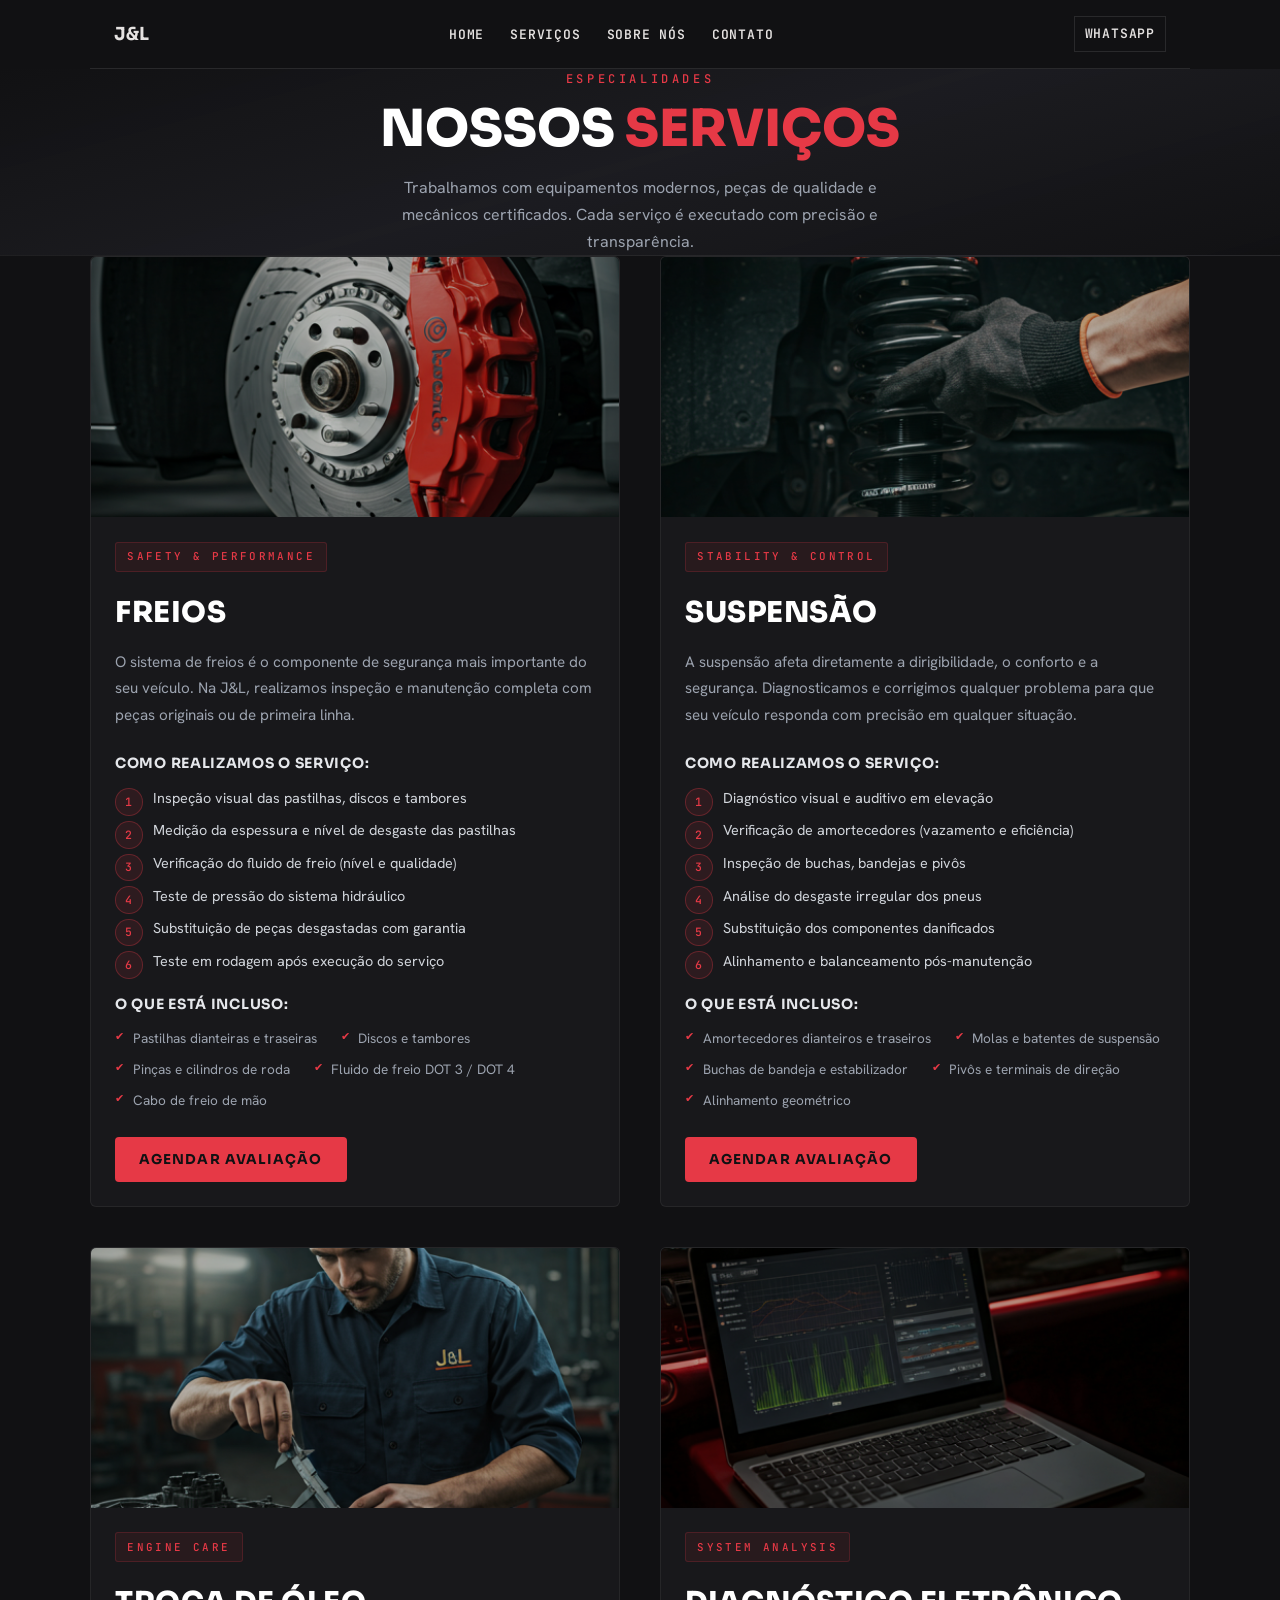
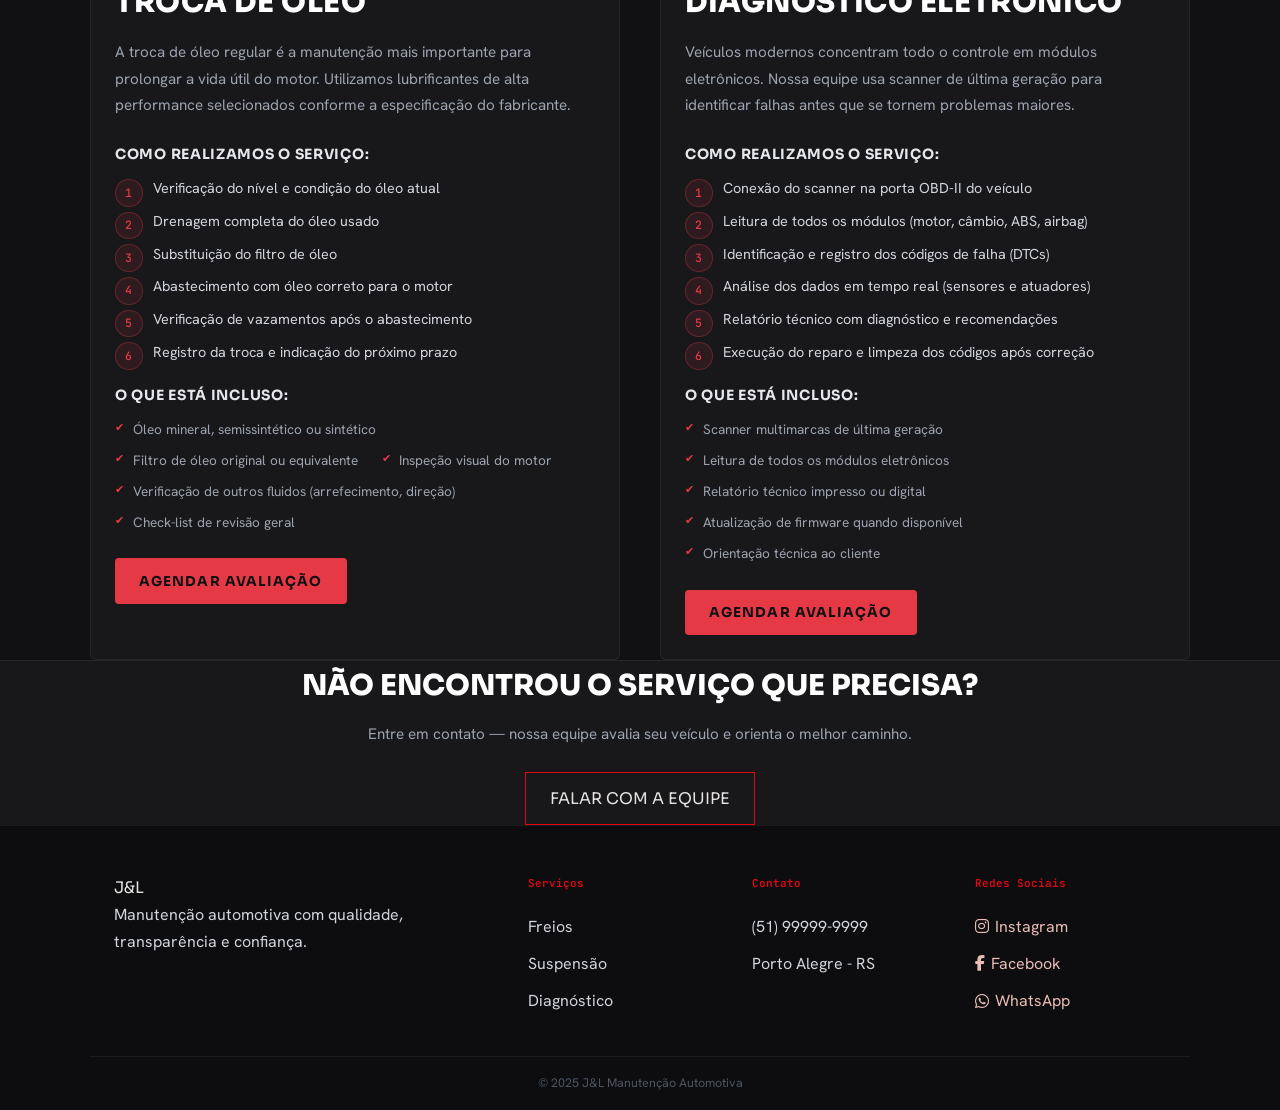
<file: servicos.html>
<!DOCTYPE html>
<html lang="pt-br">

<head>
  <meta charset="UTF-8" />
  <meta name="viewport" content="width=device-width, initial-scale=1.0" />
  <meta name="description"
    content="Serviços da J&L Mecânica Automotiva — freios, suspensão, troca de óleo e diagnóstico eletrônico." />
  <link rel="stylesheet" href="vendors/css/normalize.css" />
  <link rel="stylesheet" href="resources/css/index.css" />
  <link rel="stylesheet" href="resources/css/headerFouter.css" />
  <link rel="stylesheet" href="resources/css/servicos.css" />
  <link rel="preconnect" href="https://fonts.googleapis.com" />
  <link rel="stylesheet" href="https://cdnjs.cloudflare.com/ajax/libs/font-awesome/6.7.2/css/all.min.css">
  <link rel="preconnect" href="https://fonts.gstatic.com" crossorigin />
  <link
    href="https://fonts.googleapis.com/css2?family=Sora:wght@400;600;700;800&family=Hanken+Grotesk:wght@400;500;600&family=JetBrains+Mono:wght@500&display=swap"
    rel="stylesheet" />
  <title>Serviços — J&L Mecânica Automotiva</title>
</head>

<body class="pg-servicos">

  <!-- NAV -->
  <nav class="main-nav">
    <div>
      <p class="h1">J&L</p>
    </div>

    <button class="menu-toggle" aria-label="Abrir menu">
      <span class="bar"></span>
      <span class="bar"></span>
      <span class="bar"></span>
    </button>

    <ul class="nav-links">
      <li><a href="index.html">Home</a></li>
      <li><a href="#services">Serviços</a></li>
      <li><a href="index.html#about">Sobre Nós</a></li>
      <li><a href="index.html#contact">Contato</a></li>
    </ul>

    <div class="nav-btn-container">
      <a href="https://wa.me/55999999999" class="btn">Whatsapp</a>
    </div>
  </nav>


  <!-- HERO -->
  <header class="svc-hero">
    <div class="svc-hero-inner">
      <p class="svc-eyebrow">ESPECIALIDADES</p>
      <h1>Nossos <span>Serviços</span></h1>
      <p class="svc-hero-desc">
        Trabalhamos com equipamentos modernos, peças de qualidade e mecânicos
        certificados. Cada serviço é executado com precisão e transparência.
      </p>
    </div>
  </header>

  <!-- SERVIÇOS -->
  <main class="svc-main">

    <!-- FREIOS -->
    <article class="svc-card" id="freios">
      <figure class="svc-img-wrap">
        <img src="resources/css/img/brakes.png" alt="Sistema de freios — disco ventilado com pinça esportiva"
          loading="lazy" />
      </figure>
      <div class="svc-conteudo">
        <span class="svc-tag">SAFETY &amp; PERFORMANCE</span>
        <h2>Freios</h2>
        <p class="svc-intro">
          O sistema de freios é o componente de segurança mais importante do seu
          veículo. Na J&amp;L, realizamos inspeção e manutenção completa com
          peças originais ou de primeira linha.
        </p>
        <h3 class="svc-lista-titulo">Como realizamos o serviço:</h3>
        <ol class="svc-lista-ord">
          <li>Inspeção visual das pastilhas, discos e tambores</li>
          <li>Medição da espessura e nível de desgaste das pastilhas</li>
          <li>Verificação do fluido de freio (nível e qualidade)</li>
          <li>Teste de pressão do sistema hidráulico</li>
          <li>Substituição de peças desgastadas com garantia</li>
          <li>Teste em rodagem após execução do serviço</li>
        </ol>
        <h3 class="svc-lista-titulo">O que está incluso:</h3>
        <ul class="svc-lista-nao-ord">
          <li>Pastilhas dianteiras e traseiras</li>
          <li>Discos e tambores</li>
          <li>Pinças e cilindros de roda</li>
          <li>Fluido de freio DOT 3 / DOT 4</li>
          <li>Cabo de freio de mão</li>
        </ul>
        <a href="index.html#contact" class="svc-btn">Agendar avaliação</a>
      </div>
    </article>

    <!-- SUSPENSÃO -->
    <article class="svc-card svc-card--invertido" id="suspensao">
      <figure class="svc-img-wrap">
        <img src="resources/css/img/suspension.png" alt="Amortecedor e mola de suspensão sendo instalados"
          loading="lazy" />
      </figure>
      <div class="svc-conteudo">
        <span class="svc-tag">STABILITY &amp; CONTROL</span>
        <h2>Suspensão</h2>
        <p class="svc-intro">
          A suspensão afeta diretamente a dirigibilidade, o conforto e a
          segurança. Diagnosticamos e corrigimos qualquer problema para que seu
          veículo responda com precisão em qualquer situação.
        </p>
        <h3 class="svc-lista-titulo">Como realizamos o serviço:</h3>
        <ol class="svc-lista-ord">
          <li>Diagnóstico visual e auditivo em elevação</li>
          <li>Verificação de amortecedores (vazamento e eficiência)</li>
          <li>Inspeção de buchas, bandejas e pivôs</li>
          <li>Análise do desgaste irregular dos pneus</li>
          <li>Substituição dos componentes danificados</li>
          <li>Alinhamento e balanceamento pós-manutenção</li>
        </ol>
        <h3 class="svc-lista-titulo">O que está incluso:</h3>
        <ul class="svc-lista-nao-ord">
          <li>Amortecedores dianteiros e traseiros</li>
          <li>Molas e batentes de suspensão</li>
          <li>Buchas de bandeja e estabilizador</li>
          <li>Pivôs e terminais de direção</li>
          <li>Alinhamento geométrico</li>
        </ul>
        <a href="index.html#contact" class="svc-btn">Agendar avaliação</a>
      </div>
    </article>

    <!-- TROCA DE ÓLEO -->
    <article class="svc-card" id="oleo">
      <figure class="svc-img-wrap">
        <img src="resources/css/img/mecanic.png" alt="Mecânico J&L realizando troca de óleo e filtros" loading="lazy" />
      </figure>
      <div class="svc-conteudo">
        <span class="svc-tag">ENGINE CARE</span>
        <h2>Troca de Óleo</h2>
        <p class="svc-intro">
          A troca de óleo regular é a manutenção mais importante para prolongar
          a vida útil do motor. Utilizamos lubrificantes de alta performance
          selecionados conforme a especificação do fabricante.
        </p>
        <h3 class="svc-lista-titulo">Como realizamos o serviço:</h3>
        <ol class="svc-lista-ord">
          <li>Verificação do nível e condição do óleo atual</li>
          <li>Drenagem completa do óleo usado</li>
          <li>Substituição do filtro de óleo</li>
          <li>Abastecimento com óleo correto para o motor</li>
          <li>Verificação de vazamentos após o abastecimento</li>
          <li>Registro da troca e indicação do próximo prazo</li>
        </ol>
        <h3 class="svc-lista-titulo">O que está incluso:</h3>
        <ul class="svc-lista-nao-ord">
          <li>Óleo mineral, semissintético ou sintético</li>
          <li>Filtro de óleo original ou equivalente</li>
          <li>Inspeção visual do motor</li>
          <li>Verificação de outros fluidos (arrefecimento, direção)</li>
          <li>Check-list de revisão geral</li>
        </ul>
        <a href="index.html#contact" class="svc-btn">Agendar avaliação</a>
      </div>
    </article>

    <!-- DIAGNÓSTICO ELETRÔNICO -->
    <article class="svc-card svc-card--invertido" id="diagnostico">
      <figure class="svc-img-wrap">
        <img src="resources/css/img/system.png" alt="Diagnóstico eletrônico com scanner automotivo conectado ao veículo"
          loading="lazy" />
      </figure>
      <div class="svc-conteudo">
        <span class="svc-tag">SYSTEM ANALYSIS</span>
        <h2>Diagnóstico Eletrônico</h2>
        <p class="svc-intro">
          Veículos modernos concentram todo o controle em módulos eletrônicos.
          Nossa equipe usa scanner de última geração para identificar falhas
          antes que se tornem problemas maiores.
        </p>
        <h3 class="svc-lista-titulo">Como realizamos o serviço:</h3>
        <ol class="svc-lista-ord">
          <li>Conexão do scanner na porta OBD-II do veículo</li>
          <li>Leitura de todos os módulos (motor, câmbio, ABS, airbag)</li>
          <li>Identificação e registro dos códigos de falha (DTCs)</li>
          <li>Análise dos dados em tempo real (sensores e atuadores)</li>
          <li>Relatório técnico com diagnóstico e recomendações</li>
          <li>Execução do reparo e limpeza dos códigos após correção</li>
        </ol>
        <h3 class="svc-lista-titulo">O que está incluso:</h3>
        <ul class="svc-lista-nao-ord">
          <li>Scanner multimarcas de última geração</li>
          <li>Leitura de todos os módulos eletrônicos</li>
          <li>Relatório técnico impresso ou digital</li>
          <li>Atualização de firmware quando disponível</li>
          <li>Orientação técnica ao cliente</li>
        </ul>
        <a href="index.html#contact" class="svc-btn">Agendar avaliação</a>
      </div>
    </article>

  </main>

  <!-- CTA -->
  <section class="svc-cta">
    <div class="svc-cta-inner">
      <h2>Não encontrou o serviço que precisa?</h2>
      <p>Entre em contato — nossa equipe avalia seu veículo e orienta o melhor caminho.</p>
      <a href="index.html#contact" class="btnred">FALAR COM A EQUIPE</a>
    </div>
  </section>

  <!-- FOOTER -->
     <footer>

        <div class="footer-content">

            <div>
                <p class="h3">J&L</p>

                <p>
                    Manutenção automotiva com qualidade, transparência e confiança.
                </p>
            </div>

            <div>
                <p class="h4">Serviços</p>

                <ul>
                    <li>Freios</li>
                    <li>Suspensão</li>
                    <li>Diagnóstico</li>
                </ul>
            </div>

            <div>
                <p class="h4">Contato</p>

                <ul>
                    <li>(51) 99999-9999</li>
                    <li>Porto Alegre - RS</li>
                </ul>
            </div>
            
            <div>
                <p class="h4">Redes Sociais</p>

                <ul class="social-links">
    <li>
        <a href="https://www.instagram.com/" target="_blank">
            <i class="fa-brands fa-instagram"></i>
            Instagram
        </a>
    </li>

    <li>
        <a href="https://www.facebook.com/" target="_blank">
            <i class="fa-brands fa-facebook-f"></i>
            Facebook
        </a>
    </li>

    <li>
        <a href="https://wa.me/55999999999" target="_blank">
            <i class="fa-brands fa-whatsapp"></i>
            WhatsApp
        </a>
    </li>
</ul>
            </div>

        </div>

        <div class="footer-bottom">
            © 2025 J&L Manutenção Automotiva
        </div>

    </footer>

  <script src="https://cdn.jsdelivr.net/npm/swiper@11/swiper-bundle.min.js"></script>

  <!-- Script de Configuração Modificado -->
  <script>
    const swiper = new Swiper('.features', {
      loop: true,
      spaceBetween: 40,      // Espaço entre as caixas
      speed: 1000,           // Tempo da animação de deslizar (1 segundo de transição suave)
      autoplay: {
        delay: 4000,       // Fica parado mostrando os 2 cards por 4 segundos antes de mudar
        disableOnInteraction: false,
      },
      breakpoints: {
        320: { slidesPerView: 1 },  // No celular: mostra 1 card por vez
        768: { slidesPerView: 2 },  // No tablet: mostra 2 cards por vez
        1024: { slidesPerView: 2 } // No computador: Fica fixo mostrando 2 cards por vez!
      }
    });

    // Script do Menu Hamburguer original
    const menuToggle = document.querySelector('.menu-toggle');
    const navLinks = document.querySelector('.nav-links');
    const navBtn = document.querySelector('.nav-btn-container');

    menuToggle.addEventListener('click', () => {
      menuToggle.classList.toggle('active');
      navLinks.classList.toggle('active');
      navBtn.classList.toggle('active');
    });

    document.querySelectorAll('.nav-links a').forEach(link => {
      link.addEventListener('click', () => {
        menuToggle.classList.remove('active');
        navLinks.classList.remove('active');
        navBtn.classList.remove('active');
      });
    });
  </script>

</body>

</html>
</file>
<file: resources/css/index.css>
/*****************************/
/****** CONFIGURAÇÕES ********/
/*****************************/

/* Reset básico do navegador */
* {
    margin: 0;
    padding: 0;
    box-sizing: border-box;
}

/* Configurações globais da página */
html {
    background-color: #615959;
    color: #E5E2E1;
    font-family: 'Hanken Grotesk', sans-serif;
    font-size: 16px;
    font-weight: 400;
    text-rendering: optimizeLegibility;
    scroll-behavior: smooth;
}

/* Classes usadas como títulos no lugar de h1-h6 */
.h1,
.h2,
.h3,
.h4,
.h5,
.h6,
.h1-raw {
    font-family: 'Sora', sans-serif;
    color: #E5E2E1;
}

/* Estilo base do corpo da página */
body {
    background-color: #0A0A0A;
    color: #E5E2E1;
    overflow-x: hidden;
    width: 100%;
}

/* Configuração padrão dos links */
a {
    text-decoration: none;
    color: inherit;
}

/* Remove marcadores das listas */
ul {
    list-style: none;
}

/* Ajuste padrão das imagens */
img {
    max-width: 100%;
    display: block;
}

/*****************************/
/******** VARIÁVEIS **********/
/*****************************/
/* Variáveis globais de cores, fontes e espaçamentos */
:root {
    --cor-fundo: #0A0A0A;
    --cor-card: #212121;
    --cor-card-hover: #1C1B1B;
    --cor-vermelha: #E30613;
    --cor-vermelha-clara: #FFB4AA;
    --cor-texto: #E5E2E1;
    --cor-texto-secundario: #E9BCB6;
    --cor-borda: rgba(255, 255, 255, 0.1);

    --esp-1: 8px;
    --esp-2: 16px;
    --esp-3: 24px;
    --esp-4: 48px;

    --fonte-titulo: 'Sora', sans-serif;
    --fonte-texto: 'Hanken Grotesk', sans-serif;
    --fonte-label: 'JetBrains Mono', monospace;
}


/*****************************/
/******** HERO HEADER ********/
/*****************************/
/* Imagem principal com gradiente escuro */
.imgheader {
    background-image:
        linear-gradient(to top,
            #0A0A0A 0%,
            rgba(0, 0, 0, 0.7) 20%,
            rgba(0, 0, 0, 0.2) 50%,
            rgba(0, 0, 0, 0) 80%),
        url(img/carro.png);
    height: 100vh;
    background-size: cover;
    background-position: center;
}

/* Área principal de apresentação */
.hero {
    padding: 280px 125px;
}

/* Texto superior em destaque */
.subtitulo {
    color: var(--cor-vermelha);
    font-family: var(--fonte-label);
    font-size: 9px;
    letter-spacing: 2px;
    margin-bottom: 16px;
    font-weight: 700;
}

/* Título principal do site */
.hero .h1,
.hero .h1-raw {
    font-size: 80px;
    font-family: var(--fonte-titulo);
    font-weight: 800;
    margin: 0;
}

/* Destaque em vermelho no título */
.hero .h1 span {
    color: var(--cor-vermelha);
    text-shadow: 0 0 10px rgba(227, 6, 21, 0.623);
}

/* Texto descritivo do hero */
.descricao {
    color: var(--cor-texto-secundario);
    margin-bottom: 24px;
    line-height: 1.5;
}

/* Agrupa os botões de ação */
.btn-container {
    padding-top: 16px;
    display: flex;
    /* display flex: define um layout flexível, ou seja, os elementos serão dispostos em uma linha ou coluna */
    gap: 16px;
    /* gap: define o espaçamento entre os elementos */
}

/* Estilo base dos botões */
.btn,
.btnred {
    display: inline-block;
    background-color: transparent;
    color: var(--cor-texto);
    padding: 12px 24px;
    /* padding: define o espaçamento interno do botão */
    font-family: var(--fonte-titulo);
    transition: 0.3s;
}

.btn {
    border: 1px solid var(--cor-borda);
}

.btnred {
    border: 1px solid var(--cor-vermelha);
}

.btn:hover,
.btnred:hover {
    background-color: var(--cor-vermelha);
    box-shadow: 0 0 15px rgba(227, 6, 19, 0.5);
    color: var(--cor-texto) !important;
}





/*****************************/
/******** SEÇÕES **************/
/*****************************/
/* Espaçamento padrão das seções */
section {
    padding: 80px 125px;
}

/* Títulos reutilizados nas seções */
.section-title {
    text-align: center;
    margin-bottom: 50px;
}

.section-title p {
    color: var(--cor-vermelha);
    font-family: var(--fonte-label);
    font-size: 10px;
    letter-spacing: 2px;
    text-transform: uppercase;
    margin-bottom: 10px;
}

.section-title .h2,
.services .h2 {
    font-size: 42px;
    font-weight: 700;
}

.services .h2 {
    margin-bottom: 30px;
}

/*****************************/
/******** FEATURES ***********/
/*****************************/
/* Cards de diferenciais da oficina */
.features {
    display: block;
    padding: 80px 125px;
    width: 100%;
    max-width: 100%;
    overflow: hidden;
}

/* Card individual */
.feature-card {
    background-color: var(--cor-card);
    padding: 30px;
    border-left: 2px solid var(--cor-vermelha);
    transition: 0.3s;
    height: auto;
}

.feature-card:hover {
    background-color: var(--cor-card-hover);
}

.feature-card .h3 {
    margin: 15px 0;
    font-size: 22px;
    font-weight: 600;
}

.feature-card p {
    color: var(--cor-texto-secundario);
    line-height: 1.6;
}

/*****************************/
/******** SERVIÇOS ***********/
/*****************************/
/* Grid dos serviços oferecidos */
.services-grid {
    display: grid;
    grid-template-columns: repeat(3, 1fr);
    gap: 30px;
}

/* Card de serviço */
.service-card {
    background-color: var(--cor-card);
    overflow: hidden;
}

/* Remove a margem padrão das figuras */
.service-media,
.about-img,
.testimonial-avatar {
    margin: 0;
}

/* Imagem dos serviços */
.service-card img {
    width: 100%;
    height: 250px;
    object-fit: cover;
}

/* Conteúdo interno do card */
.service-content {
    padding: 25px;
}

.service-content .h3 {
    margin: 10px 0 15px;
    font-size: 20px;
    font-weight: 600;
}

.service-content p {
    color: var(--cor-texto-secundario);
    margin-bottom: 20px;
}

/* Efeito visual nas imagens */
.imgService {
    filter: grayscale(100%);
    /* deixo a imagem em tons de cinza por padrão */
    transition: filter 0.3s ease, transform 0.3s ease;
    /* transition: define a transição suave para as propriedades filter e transform */
}

.service-card:hover .imgService {
    filter: none;
    /* remove os tons de cinza e volta pra cor normal */
    transform: scale(1.08);
    /* aumenta a imagem em 8% */
}

/*****************************/
/******** SOBRE **************/
/*****************************/
/* Seção institucional da empresa */
.about {
    padding: 100px 125px;
    background-color: var(--cor-card);
}

/* Organização da imagem e do conteúdo */
.about-article {
    display: flex;
    /* display flex: define um layout flexível, ou seja, os elementos serão dispostos em uma linha ou coluna */
    align-items: center;
    gap: 60px;
}

/* Bloco da imagem da empresa */
.about-img {
    flex: 1;
    /* flex: define a propriedade flexível do elemento, neste caso 1, irá ocupar o espaço disponível */
}

.about-img img {
    width: 100%;
    display: block;
    /* display: define o tipo de exibição do elemento, block irá exibir o elemento como um bloco */
}

/* Bloco textual da seção Sobre */
.about-content {
    flex: 1;
}

.about-content .h2 {
    font-size: 48px;
    margin: 20px 0;
    font-weight: 700;
}

.about-content p {
    color: var(--cor-texto-secundario);
    line-height: 1.8;
    margin-bottom: 20px;
}

/* Destaque dos anos de experiência */
.about-years {
    background-color: var(--cor-vermelha);
    width: 120px;
    padding: 15px;
    text-align: center;
    margin-top: 25px;
}

.about-years .h3 {
    color: white;
    font-size: 32px;
    font-weight: 700;
    margin: 0;
}

.about-years p {
    color: white;
    font-size: 10px;
    margin: 0;
    /* margin: define o espaçamento ao redor do elemento, 0 faz com que não haja espaçamento */
}

/*****************************/
/******* DEPOIMENTOS *********/
/*****************************/
/* Área de avaliações dos clientes */
.testimonials {
    padding: 100px 125px;
}

/* Grade dos depoimentos */
.testimonials-grid {
    display: flex;
    /* display: define o tipo de exibição do elemento */
    /* display flex: define um layout flexível, ou seja, os elementos serão dispostos em uma linha ou coluna */
    gap: 30px;
}

/* Card de depoimento */
.testimonial-card {
    background-color: var(--cor-card);
    padding: 35px;
    flex: 1;
    /* flex: define a propriedade flexível do elemento, neste caso 1, irá ocupar o espaço disponível */
}

/* Foto do cliente */
.testimonial-avatar {
    width: 84px;
    height: 84px;
    border-radius: 50%;
    /* border-radius: define o raio da borda, criando um círculo */
    overflow: hidden;
    /* overflow: define como o conteúdo que excede o contêiner deve ser tratado, neste caso será ocultado */
    border: 2px solid var(--cor-vermelha);
    margin-bottom: 18px;
}

/* Ajuste da foto dentro do círculo */
.testimonial-avatar img {
    width: 100%;
    /* width: define a largura da imagem */
    height: 100%;
    /* height: define a altura da imagem */
    object-fit: cover;
    /* object-fit: define como a imagem deve se ajustar dentro do contêiner */
}

/* Texto principal do depoimento */
.testimonial-quote {
    line-height: 1.8;
    font-size: 14px;
    color: var(--cor-texto-secundario);
    margin-bottom: 20px;
}

.testimonial-card p {
    line-height: 1.8; 
    /* line-height: define a altura da linha */
    color: var(--cor-texto-secundario);
    margin-bottom: 20px;
    /* margin-bottom: define o espaçamento inferior */
}

.testimonial-card .h4 {
    margin-bottom: 5px;
    font-size: 18px;
    /* font-size: define o tamanho da fonte */
    font-weight: 600;
}

.testimonial-card span {
    color: var(--cor-vermelha);
    font-size: 12px;
}

/*****************************/
/******** CONTATO ************/
/*****************************/
/* Informações e localização */
.contact {
    display: flex;
    gap: 50px;
    padding: 100px 125px;
}

/* Bloco de informações */
.contact-info {
    flex: 1;
}

.contact-info .h2 {
    font-size: 48px;
    margin: 20px 0;
    font-weight: 700;
}

.contact-info ul {
    margin: 30px 0;
}

.contact-info li {
    margin-bottom: 15px;
}

/* Área do mapa */
.contact-map {
    flex: 1;
}

/* Mapa ocupando toda a largura disponível */
.mapa-responsivo iframe {
    width: 100% !important;
    max-width: 100%;
    height: 100%;
    min-height: 350px;
    object-fit: cover;
}

/*****************************/
/******** RESPONSIVO *********/
/*****************************/
/* Ajustes para notebooks e telas médias */
@media (max-width: 1200px) {
    /* Layout mobile do menu */
    .main-nav {
        padding: 12px 80px;
    }

    .hero,
    section,
    .about,
    .contact,
    .testimonials {
        padding-left: 80px;
        padding-right: 80px;
    }

    /* Cards e colunas em duas colunas */
    .services-grid {
        grid-template-columns: repeat(2, 1fr);
        /* grid-template-columns: define o número e o tamanho das colunas na grade */
    }


    .services-grid .service-card:nth-child(3) {
        grid-column: 1 / -1;
        /* Ocupa todas as colunas */
        max-width: 560px;
        justify-self: center;
        width: 100%;
    }

    .footer-content {
        grid-template-columns: repeat(2, 1fr);
    }
}

/* Ajustes para tablets */
@media (max-width: 900px) {
    /* Menu em coluna no tablet */
    .main-nav {
        padding: 20px 40px !important;
        flex-direction: row !important;
        justify-content: space-between !important;
    }

    .menu-toggle {
        display: flex !important;
    }

    .nav-links {
        display: none !important;
        flex-direction: column !important;
        width: 100% !important;
        position: absolute !important;
        top: 100% !important;
        left: 0 !important;
        background-color: rgba(10, 10, 10, 0.98) !important;
        border-bottom: 1px solid var(--cor-borda) !important;
        padding: 20px 0 100px 0 !important;
        text-align: center !important;
        gap: 20px !important;
        z-index: 999 !important;
    }

    .nav-btn-container {
        display: none !important;
        position: absolute !important;
        top: 240px !important;
        left: 50% !important;
        transform: translateX(-50%) !important;
        z-index: 1000 !important;
    }

    .nav-links.active {
        display: flex !important;
    }

    .nav-btn-container.active {
        display: block !important;
    }

    /* Hero com menos espaço */
    .hero {
        padding: 180px 40px;
    }

    .hero .h1,
    .hero .h1-raw {
        font-size: 56px;
    }

    /* Seções empilhadas em telas menores */
    .services-grid,
    .about-article,
    .contact,
    .testimonials-grid {
        flex-direction: column;
        grid-template-columns: 1fr;
    }

    .services-grid .service-card:nth-child(3) {
        grid-column: auto;
        max-width: none;
        justify-self: stretch;
    }

    .footer-content {
        grid-template-columns: 1fr;
        text-align: center;
    }
}

/* Ajustes para celulares */
@media (max-width: 600px) {
    .main-nav {
        padding: 20px !important;
    }

    /* Hero mais compacto no celular */
    .hero {
        padding: 140px 20px 60px 20px !important;
    }

    .hero .h1,
    .hero .h1-raw,
    .hero .h1 span {
        font-size: 34px !important;
        line-height: 1.2;
    }

    .descricao {
        font-size: 14px;
    }

    .btn-container {
        flex-direction: column;
        align-items: stretch;
        width: 100%;
        gap: 12px;
    }

    .btn,
    .btnred {
        text-align: center;
        width: 100%;
    }

    section,
    .about,
    .contact,
    .testimonials,
    .features {
        padding: 60px 20px !important;
    }

    .about-content .h2,
    .contact-info .h2,
    .section-title .h2,
    .services .h2 {
        font-size: 32px;
    }

    .service-card img {
        height: 200px;
    }

    footer {
        padding: 40px 20px;
    }
}
</file>
<file: resources/css/headerFouter.css>
/*****************************/
/************ NAV ************/
/*****************************/

.main-nav {
    position: relative;
    padding: 12px 260px;
    background: transparent;
    display: flex;
    justify-content: space-between;
    align-items: center;
    border-bottom: 1px solid var(--cor-borda);
    z-index: 1000;
}

.main-nav ul {
    display: flex;
    gap: 14px;
}

.main-nav a {
    color: var(--cor-texto);
    font-family: var(--fonte-label);
    font-weight: 600;
    text-transform: uppercase;
    font-size: 13px;
    letter-spacing: 0.8px;
    padding: 4px 6px;
    transition: color 0.2s, background 0.2s;
}

.main-nav a:hover {
    color: var(--cor-vermelha);
}

.main-nav .h1 {
    font-size: 18px;
    margin: 0;
    font-family: var(--fonte-titulo);
    font-weight: 700;
    color: var(--cor-texto);
    line-height: 1;
}

.main-nav .btn {
    padding: 6px 10px;
    font-size: 13px;
}

/* Menu Toggle */
.menu-toggle {
    display: none;
    flex-direction: column;
    justify-content: space-between;
    width: 24px;
    height: 18px;
    background: transparent;
    border: none;
    cursor: pointer;
    padding: 0;
}

.menu-toggle .bar {
    width: 100%;
    height: 2px;
    background-color: var(--cor-texto);
    transition: 0.3s ease;
}

.menu-toggle.active .bar:nth-child(1) {
    transform: translateY(8px) rotate(45deg);
}
.menu-toggle.active .bar:nth-child(2) {
    opacity: 0;
}
.menu-toggle.active .bar:nth-child(3) {
    transform: translateY(-8px) rotate(-45deg);
}

/*****************************/
/******** FOOTER *************/
/*****************************/
footer {
    border-top: 1px solid var(--cor-borda);
    padding: 60px 125px 20px;
    width: 100%;
    background-color: var(--cor-fundo);
}

.footer-content {
    display: grid;
    grid-template-columns: 2fr 1fr 1fr 1fr;
    gap: 40px;
}

.footer-content > * {
    min-width: 0;
}

.footer-content .h4 {
    color: var(--cor-vermelha);
    font-family: var(--fonte-label);
    font-size: 11px;
    margin-bottom: 20px;
    font-weight: 600;
}

.footer-content ul li {
    margin-bottom: 10px;
}

.footer-content ul li a {
    color: var(--cor-texto-secundario);
}

.social-links a {
    display: flex;
    align-items: center;
    gap: 0.4rem;
}

.footer-bottom {
    border-top: 1px solid var(--cor-borda);
    margin-top: 40px;
    padding-top: 20px;
    font-size: 12px;
    color: #777;
}

@media (max-width: 900px) {
    footer {
        padding: 48px 40px 20px;
    }

    .footer-content {
        grid-template-columns: 1fr;
        gap: 28px;
        text-align: center;
    }

    .footer-content ul {
        display: flex;
        flex-direction: column;
        align-items: center;
        gap: 0;
    }

    .social-links a {
        justify-content: center;
    }
}

@media (max-width: 600px) {
    footer {
        padding: 36px 20px 18px;
    }

    .footer-content {
        gap: 24px;
    }

    .footer-bottom {
        margin-top: 28px;
        padding-top: 16px;
        font-size: 11px;
    }
}
</file>
<file: resources/css/servicos.css>
/* servicos.css — Página de Serviços */

/* VARIÁVEIS DE COR — facilita manutenção */
:root {
  --cor-destaque: #e63946;
  --cor-destaque-escura: #c1121f;
  --fundo-pagina: #111113;
  --fundo-card: #18181b;
  --texto-secundario: #9ca3af;
}

/* RESET DESTA PÁGINA */
.pg-servicos {
  background: var(--fundo-pagina);
  color: #d1d5db;
  font-family: 'Hanken Grotesk', sans-serif;
  margin: 0;
  padding: 0;
  line-height: 1.7;
  overflow-x: hidden;
}

.pg-servicos * {
  box-sizing: border-box;
  max-width: 100%;
}

.pg-servicos main,
.pg-servicos header,
.pg-servicos section,
.pg-servicos article,
.pg-servicos footer {
  margin: 0;
  padding: 0;
  box-sizing: border-box;
}

.pg-servicos .main-nav {
  width: 100%;
  display: flex;
  align-items: center;
  justify-content: space-between;
  padding: 1rem 1.5rem;
  position: relative;
}

/* HERO */
.svc-hero {
  background: linear-gradient(165deg, rgba(17, 17, 19, .95), rgba(30, 30, 35, .85) 50%, rgba(17, 17, 19, .98));
  padding: 7rem 1.5rem 4rem;
  text-align: center;
  border-bottom: 1px solid rgba(255, 255, 255, .06);
  border-bottom: 1px solid rgba(255, 255, 255, .06);
}

.svc-hero-inner {
  max-width: 720px;
  margin: 0 auto;
}

.svc-eyebrow {
  font-family: 'JetBrains Mono', monospace;
  font-size: .75rem;
  font-weight: 500;
  letter-spacing: .3em;
  color: var(--cor-destaque);
  margin-bottom: .75rem;
}

.svc-hero h1 {
  font-family: 'Sora', sans-serif;
  font-size: clamp(2rem, 6vw, 3.2rem);
  font-weight: 800;
  color: #fff;
  text-transform: uppercase;
  line-height: 1.1;
  margin-bottom: 1rem;
}

.svc-hero h1 span {
  color: var(--cor-destaque);
}

.svc-hero-desc {
  font-size: 1rem;
  color: #9ca3af;
  max-width: 540px;
  margin: 0 auto;
  line-height: 1.7;
}

/* MAIN */
.svc-main {
  max-width: 1100px;
  margin: 0 auto;
  padding: 3rem 1.25rem;
  display: flex;
  flex-direction: column;
  gap: 3rem;
}

/* CARD DE SERVIÇO */
.svc-card {
  display: flex;
  flex-direction: column;
  background: #18181b;
  border: 1px solid rgba(255, 255, 255, .06);
  border-radius: 6px;
  overflow: hidden;
  transition: border-color .3s ease, box-shadow .3s ease;
}

.svc-card:hover {
  border-color: rgba(230, 57, 70, .25);
  box-shadow: 0 8px 32px rgba(230, 57, 70, .08);
}

/* IMAGEM */
.svc-img-wrap {
  width: 100%;
  height: 220px;
  overflow: hidden;
  background: #0f0f11;
  display: flex;
  align-items: center;
  justify-content: center;
}

.svc-img-wrap img {
  width: 100%;
  height: 100%;
  object-fit: cover;
  filter: brightness(.75) saturate(.8);
  transition: transform .5s ease, filter .5s ease;
}

.svc-card:hover .svc-img-wrap img {
  transform: scale(1.06);
  filter: brightness(.85) saturate(.9);
}

/* CONTEÚDO */
.svc-conteudo {
  padding: 2rem 1.5rem 2.5rem;
}

.svc-tag {
  display: inline-block;
  font-family: 'JetBrains Mono', monospace;
  font-size: .68rem;
  font-weight: 500;
  letter-spacing: .22em;
  color: var(--cor-destaque);
  background: rgba(230, 57, 70, .08);
  border: 1px solid rgba(230, 57, 70, .2);
  padding: .3rem .7rem;
  border-radius: 3px;
  margin-bottom: 1rem;
}

.svc-conteudo h2 {
  font-family: 'Sora', sans-serif;
  font-size: 1.6rem;
  font-weight: 800;
  color: #fff;
  text-transform: uppercase;
  margin-bottom: .75rem;
  letter-spacing: .02em;
}

.svc-intro {
  font-size: .95rem;
  color: #9ca3af;
  line-height: 1.75;
  margin-bottom: 1.5rem;
}

/* LISTAS */
.svc-lista-titulo {
  font-family: 'Sora', sans-serif;
  font-size: .88rem;
  font-weight: 700;
  color: #e5e7eb;
  text-transform: uppercase;
  letter-spacing: .05em;
  margin-bottom: .65rem;
  margin-top: 1.25rem;
}

/* Lista ordenada (ol) */
.svc-lista-ord {
  list-style: none;
  counter-reset: passo;
  padding-left: 0;
  margin-bottom: 1.25rem;
}

.svc-lista-ord li {
  counter-increment: passo;
  position: relative;
  padding-left: 2.4rem;
  margin-bottom: .6rem;
  font-size: .9rem;
  color: #d1d5db;
  line-height: 1.6;
}



/* Lista não ordenada (ul) */
.svc-lista-nao-ord {
  list-style: none;
  padding-left: 0;
  margin-bottom: 1.5rem;
  display: flex;
  flex-wrap: wrap;
  gap: .4rem .8rem;
}

.svc-lista-nao-ord li {
  font-size: .85rem;
  color: #9ca3af;
  padding-left: 1.1rem;
  position: relative;
}


.svc-lista-ord li::before,
.svc-lista-nao-ord li::before {
  position: absolute;
  left: 0;
}

.svc-lista-ord li::before {
  content: counter(passo);
  top: .1rem;
  width: 1.6rem;
  height: 1.6rem;
  display: flex;
  align-items: center;
  justify-content: center;
  background: rgba(230, 57, 70, .1);
  border: 1px solid rgba(230, 57, 70, .3);
  border-radius: 50%;
  font-family: 'JetBrains Mono', monospace;
  font-size: .72rem;
  font-weight: 500;
  color: var(--cor-destaque);
}

.svc-lista-nao-ord li::before {
  content: '✔';
  color: var(--cor-destaque);
  font-size: .7rem;
}

.svc-btn {
  display: inline-block;
  font-family: 'Sora', sans-serif;
  font-weight: 700;
  font-size: .85rem;
  letter-spacing: .08em;
  text-transform: uppercase;
  color: #111113;
  background: var(--cor-destaque);
  padding: .7rem 1.5rem;
  border-radius: 4px;
  text-decoration: none;
  transition: background .25s ease, transform .25s ease, box-shadow .25s ease;
}

.svc-btn:hover {
  background: var(--cor-destaque-escura);
  transform: translateY(-2px);
  box-shadow: 0 6px 20px rgba(230, 57, 70, .3);
  color: #fff;
}

/* CTA */
.svc-cta {
  background: #18181b;
  border-top: 1px solid rgba(255, 255, 255, .06);
  padding: 4rem 1.5rem;
  text-align: center;
}

.svc-cta-inner {
  max-width: 580px;
  margin: 0 auto;
}

.svc-cta h2 {
  font-family: 'Sora', sans-serif;
  font-size: clamp(1.3rem, 4vw, 1.8rem);
  font-weight: 800;
  color: #fff;
  text-transform: uppercase;
  margin-bottom: .75rem;
}

.svc-cta p {
  font-size: .95rem;
  color: #9ca3af;
  margin-bottom: 1.5rem;
  line-height: 1.7;
}

/* FOOTER */
.pg-servicos footer {
  background: #0d0d0f;
  border-top: 1px solid rgba(255, 255, 255, .06);
  padding: 3rem 1.5rem 1rem;
}

.pg-servicos .footer-content {
  max-width: 1100px;
  margin: 0 auto;
  display: grid;
  grid-template-columns: 1fr !important;
  gap: 2rem;
  padding: 0 1.5rem 2rem;
}

.pg-servicos .footer-col h3 {
  font-family: 'Sora', sans-serif;
  font-size: 1.6rem;
  font-weight: 800;
  color: #fff;
  margin-bottom: .5rem;
}

.pg-servicos .footer-col h4 {
  font-family: 'Sora', sans-serif;
  font-size: .85rem;
  font-weight: 700;
  color: var(--cor-destaque);
  text-transform: uppercase;
  letter-spacing: .12em;
  margin-bottom: .75rem;
}

.pg-servicos .footer-col p {
  font-size: .88rem;
  color: #6b7280;
  line-height: 1.6;
}

.pg-servicos .footer-col ul {
  list-style: none;
  padding: 0;
  display: flex;
  flex-direction: column;
  gap: .5rem;
  align-items: center;
}

.pg-servicos .footer-col a {
  font-size: .88rem;
  color: #9ca3af;
  text-decoration: none;
  transition: color .25s ease;
}

.pg-servicos .footer-col a:hover {
  color: var(--cor-destaque);
}

.pg-servicos .footer-col li {
  font-size: .88rem;
  color: #9ca3af;
}

.pg-servicos .footer-bottom {
  max-width: 1100px;
  margin: 0 auto;
  border-top: 1px solid rgba(255, 255, 255, .06);
  padding-top: 1rem;
  text-align: center;
  font-size: .78rem;
  color: #4b5563;
}

.svc-btn:focus-visible {
  outline: 2px solid var(--cor-destaque);
  outline-offset: 2px;
}

/* MEDIA QUERIES — Mobile-First */

@media (min-width: 640px) {

  /* Cards em 2 colunas */
  .svc-main {
    display: grid;
    grid-template-columns: repeat(2, 1fr);
    gap: 2rem;
  }

  .svc-card {
    flex-direction: column;
  }

  .svc-card--invertido {
    flex-direction: column;
  }

  .svc-img-wrap {
    width: 100%;
    height: 220px;
    min-height: auto;
  }

  .svc-conteudo {
    flex: 1;
    padding: 1.5rem;
  }

  .pg-servicos .footer-content {
    grid-template-columns: repeat(2, 1fr) !important;
  }
}

@media (min-width: 900px) {
  .svc-main {
    padding: 4rem 2rem;
    gap: 2.5rem;
  }

  .svc-img-wrap {
    height: 260px;
  }

  .svc-conteudo h2 {
    font-size: 1.8rem;
  }

  .svc-lista-nao-ord {
    gap: .5rem 1.5rem;
  }

  .pg-servicos .footer-content {
    grid-template-columns: 2fr 1fr 1fr 1fr !important;
  }

  .pg-servicos .main-nav,
  .pg-servicos .svc-hero-inner,
  .pg-servicos .svc-cta-inner,
  .pg-servicos .svc-main {
    max-width: 1100px;
    margin: 0 auto;
  }
}

.nav-btn-container.active {
  display: block;
  padding-top: 10px !important;
}
</file>
